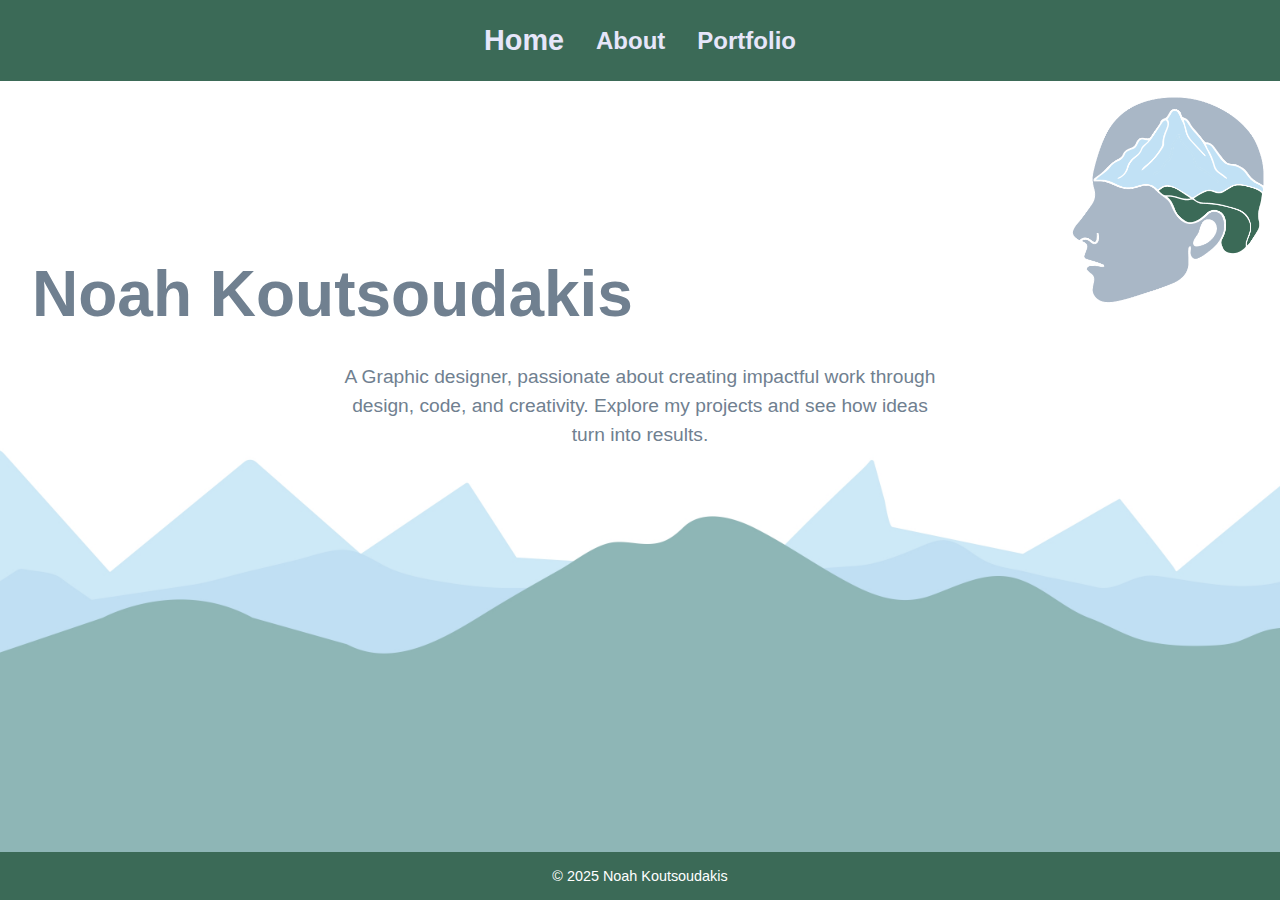
<file: index.html>
<!DOCTYPE html>
<html lang="en">
  <head>
    <meta charset="UTF-8" />
    <meta name="viewport" content="width=device-width, initial-scale=1.0" />
    <link rel="stylesheet" href="home.css" />
    <title>Noah Koutsoudakis</title>
  </head>
  <body>
    <header>
      <nav>
        <a href="/index.html" class="active">Home</a>
        <a href="/about.html">About</a>
        <a href="/portfolio.html">Portfolio</a>
      </nav>
    </header>

    <main>
      <img src="images/logo.png" alt="Logo" class="logo" />

      <div class="name">Noah Koutsoudakis</div>
      <div class="description">
        A Graphic designer, passionate about creating impactful work through
        design, code, and creativity. Explore my projects and see how ideas turn
        into results.
      </div>
    </main>

    <footer>© 2025 Noah Koutsoudakis</footer>
  </body>
</html>
</file>
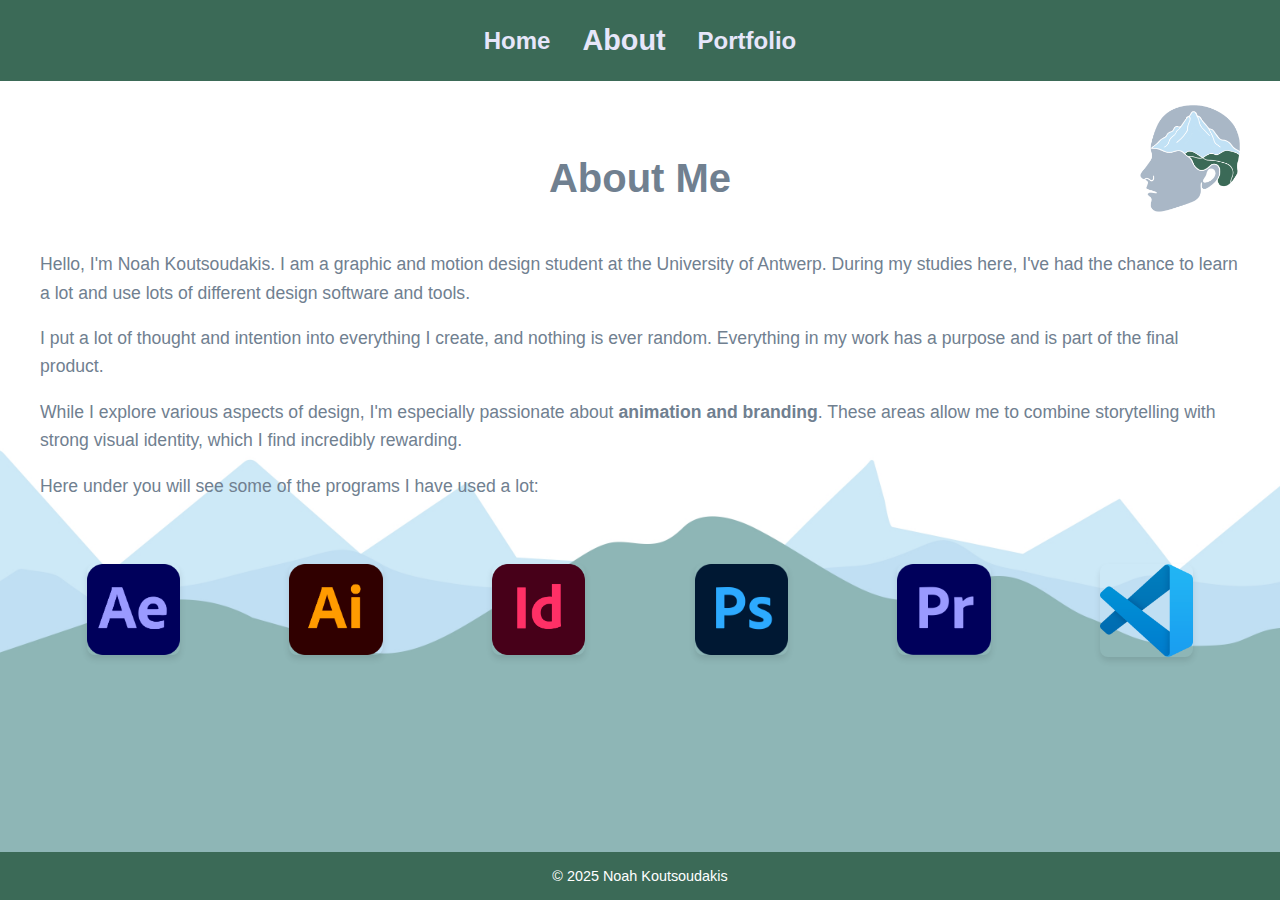
<file: about.html>
<!DOCTYPE html>
<html lang="en">
  <head>
    <meta charset="UTF-8" />
    <meta name="viewport" content="width=device-width, initial-scale=1.0" />
    <title>About Me - Noah Koutsoudakis</title>
    <link rel="stylesheet" href="about.css" />
  </head>
  <body>
    <header>
      <nav>
        <a href="/index.html">Home</a>
        <a href="/about.html" class="active">About</a>
        <a href="/portfolio.html">Portfolio</a>
      </nav>
    </header>

    <main class="about-main">
      <div class="logo-box">
        <img src="images/logo.png" alt="Logo" class="logo" />
      </div>

      <h1>About Me</h1>

      <section class="bio">
        <div class="bio-text">
          <p>
            Hello, I'm Noah Koutsoudakis. I am a graphic and motion design
            student at the University of Antwerp. During my studies here, I've
            had the chance to learn a lot and use lots of different design
            software and tools.
          </p>
          <p>
            I put a lot of thought and intention into everything I create, and
            nothing is ever random. Everything in my work has a purpose and is
            part of the final product.
          </p>
          <p>
            While I explore various aspects of design, I'm especially passionate
            about <strong>animation and branding</strong>. These areas allow me
            to combine storytelling with strong visual identity, which I find
            incredibly rewarding.
          </p>
          <p>Here under you will see some of the programs I have used a lot:</p>
        </div>
      </section>

      <section class="programs">
        <div class="program-box">
          <img src="images/after.png" alt="After Effects" />
        </div>
        <div class="program-box">
          <img src="images/illu.png" alt="Illustrator" />
        </div>
        <div class="program-box">
          <img src="images/indesign.png" alt="InDesign" />
        </div>
        <div class="program-box">
          <img src="images/photoshop.png" alt="Photoshop" />
        </div>
        <div class="program-box">
          <img src="images/premier.png" alt="Premiere Pro" />
        </div>
        <div class="program-box">
          <img src="images/vscode.png" alt="VS Code" />
        </div>
      </section>
    </main>

    <footer>© 2025 Noah Koutsoudakis</footer>
  </body>
</html>
</file>
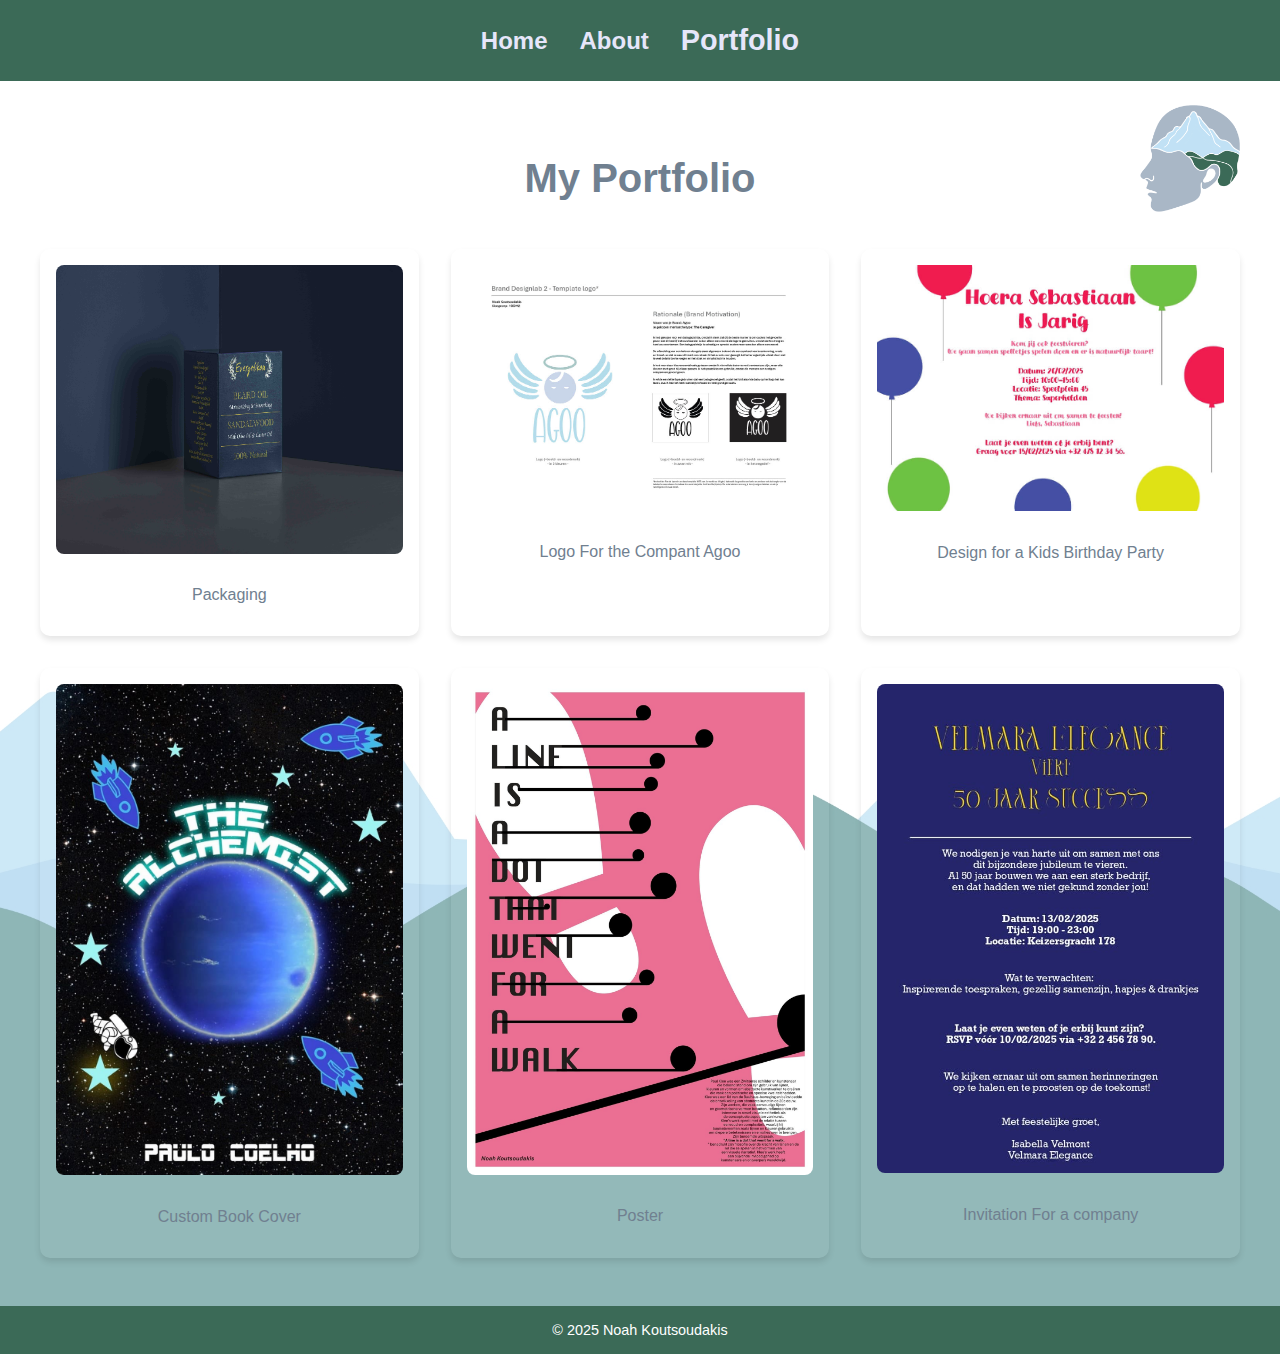
<file: portfolio.html>
<!DOCTYPE html>
<html lang="en">
  <head>
    <meta charset="UTF-8" />
    <meta name="viewport" content="width=device-width, initial-scale=1.0" />
    <title>Portfolio - Noah Koutsoudakis</title>
    <link rel="stylesheet" href="portfilio.css" />
  </head>
  <body>
    <header>
      <nav>
        <a href="/index.html">Home</a>
        <a href="/about.html">About</a>
        <a href="/portfolio.html" class="active">Portfolio</a>
      </nav>
    </header>

    <main class="portfolio-main">
      <div class="logo-box">
        <img src="images/logo.png" alt="Logo" class="logo" />
      </div>

      <h1>My Portfolio</h1>

      <section class="portfolio-grid">
        <div class="portfolio-item">
          <img src="images/Mockup.jpg" alt="Project 1" />
          <p>Packaging</p>
        </div>
        <div class="portfolio-item">
          <img src="images/Agoo.jpg" alt="Project 2" />
          <p>Logo For the Compant Agoo</p>
        </div>
        <div class="portfolio-item">
          <img src="images/Birthday.jpg" alt="Project 3" />
          <p>Design for a Kids Birthday Party</p>
        </div>
        <div class="portfolio-item">
          <img src="images/Custom Book Cover.jpg" alt="Project 4" />
          <p>Custom Book Cover</p>
        </div>
        <div class="portfolio-item">
          <img src="images/Poster.jpg" alt="Project 5" />
          <p>Poster</p>
        </div>
        <div class="portfolio-item">
          <img src="images/invitation.jpg" alt="Project 6" />
          <p>Invitation For a company</p>
        </div>
      </section>
    </main>

    <footer>© 2025 Noah Koutsoudakis</footer>
  </body>
</html>
</file>
<file: home.css>
body {
    margin: 0;
    font-family: 'Gill Sans', 'Gill Sans MT', Calibri, 'Trebuchet MS', sans-serif;
    display: flex;
    flex-direction: column;
    min-height: 100vh;

    background-image: url("/images/background.jpg");
    background-size: cover;
    background-position: center;
    background-repeat: no-repeat;
}

header {
    background-color: #3B6A57;
    padding: 1.5rem 3rem;
    color: white;
}

nav {
    display: flex;
    justify-content: center;
    align-items: center;
    gap: 2rem;
    flex-wrap: wrap;
    text-align: center;
}

nav a {
    color: #E6E6FA;
    text-decoration: none;
    font-weight: bold;
    font-size: clamp(1rem, 2vw, 1.5rem);
}

nav a:hover {
    text-decoration: underline;
}

nav a.active {
    font-weight: bold;
    font-size: clamp(1.2rem, 2.5vw, 1.8rem);
}

main {
    flex: 1;
    padding: 3rem 2rem;
    position: relative;
}

.logo {
    position: absolute;
    top: 1rem;
    right: 1rem;
    max-width: clamp(80px, 15vw, 200px);
    height: auto;
}

.name {
    font-size: clamp(2rem, 5vw, 4rem);
    font-weight: bold;
    margin-bottom: 2rem;
    margin-top: 8rem;
    text-align: left;
    color: #708090;
}

.description {
    font-size: clamp(1rem, 2vw, 1.2rem);
    max-width: 600px;
    margin: 0 auto;
    text-align: center;
    line-height: 1.5;
    color: #708090;
    padding: 0 1rem;
}

footer {
    background-color: #3B6A57;
    color: white;
    padding: 1rem 2rem;
    text-align: center;
    font-size: 0.9rem;
}


@media (max-width: 1024px) {
    nav {
        gap: 1.5rem;
    }

    .logo {
        max-width: clamp(80px, 12vw, 150px);
    }
}


@media (max-width: 768px) {
    header {
        padding: 1rem;
    }

    nav {
        flex-direction: column;
        gap: 1rem;
    }

    .name {
        text-align: center;
        margin-top: 6rem;
    }

    .logo {
        position: static;
        display: block;
        margin: 0 auto 2rem;
        max-width: clamp(80px, 20vw, 120px);
    }
}
</file>
<file: about.css>
body {
    margin: 0;
    font-family: 'Gill Sans', 'Gill Sans MT', Calibri, 'Trebuchet MS', sans-serif;
    display: flex;
    flex-direction: column;
    min-height: 100vh;
    background-color: black;
    background-image: url("/images/background.jpg");
    background-size: cover;
    background-position: center;
    background-repeat: no-repeat;
}


header {
    background-color: #3B6A57;
    padding: 1.5rem 3rem;
    color: white;
}

nav {
    display: flex;
    justify-content: center;
    align-items: center;
    gap: 2rem;
    flex-wrap: wrap;
    text-align: center;
}

nav a {
    color: #E6E6FA;
    text-decoration: none;
    font-weight: bold;
    font-size: clamp(1rem, 2vw, 1.5rem);
}

nav a:hover {
    text-decoration: underline;
}

nav a.active {
    font-weight: bold;
    font-size: clamp(1.2rem, 2.5vw, 1.8rem);
}


main {
    flex: 1;
    padding: 3rem 2rem;
    max-width: 1200px;
    margin: 0 auto;
    position: relative;
}

.about-main h1 {
    text-align: center;
    margin-bottom: 2rem;
    font-size: clamp(1.8rem, 4vw, 2.5rem);
    color: #708090;
}


.logo-box {
    position: absolute;
    top: 1rem;
    right: 1rem;
    background-color: rgba(255, 255, 255, 0.1);
    padding: 0.5rem 1rem;
    border-radius: 10px;
    display: flex;
    align-items: center;
    justify-content: center;
    z-index: 10;
}

.logo {
    max-width: clamp(70px, 10vw, 100px);
    height: auto;
}


.bio {
    display: flex;
    gap: 2rem;
    align-items: center;
    margin-bottom: 3rem;
    flex-wrap: wrap;
}

.bio-text p {
    font-size: clamp(1rem, 1.5vw, 1.1rem);
    line-height: 1.6;
    margin-bottom: 1rem;
    color: #708090;
}


.programs {
    display: flex;
    flex-wrap: wrap;
    gap: 1rem;
    justify-content: center;
    margin-top: 2rem;
}

.program-box {
    flex: 1 1 clamp(140px, 30%, 180px);
    text-align: center;
}

.program-box img {
    width: 50%;
    height: auto;
    border-radius: 8px;
    object-fit: cover;
    box-shadow: 0 4px 6px rgba(0, 0, 0, 0.1);
}


footer {
    background-color: #3B6A57;
    color: white;
    padding: 1rem 2rem;
    text-align: center;
    font-size: 0.9rem;
}


@media (max-width: 1024px) {
    .logo {
        max-width: clamp(60px, 8vw, 80px);
    }
}


@media (max-width: 768px) {
    header {
        padding: 1rem;
    }

    nav {
        flex-direction: column;
        gap: 1rem;
    }

    .bio {
        flex-direction: column;
    }

    .logo-box {
        position: static;
        margin-bottom: 2rem;
    }

    .program-box {
        flex: 1 1 45%;
    }
}


@media (max-width: 480px) {
    .program-box {
        flex: 1 1 100%;
    }
}
</file>
<file: portfilio.css>
body {
    margin: 0;
    font-family: 'Gill Sans', 'Gill Sans MT', Calibri, 'Trebuchet MS', sans-serif;
    display: flex;
    flex-direction: column;
    min-height: 100vh;
    background-image: url("/images/background.jpg");
    background-size: cover;
    background-position: center;
    background-repeat: no-repeat;
}


header {
    background-color: #3B6A57;
    padding: 1.5rem 3rem;
    color: white;
}

nav {
    display: flex;
    justify-content: center;
    align-items: center;
    gap: 2rem;
    flex-wrap: wrap;
    text-align: center;
}

nav a {
    color: #E6E6FA;
    text-decoration: none;
    font-weight: bold;
    font-size: clamp(1rem, 2vw, 1.5rem);
}

nav a:hover {
    text-decoration: underline;
}

nav a.active {
    font-weight: bold;
    font-size: clamp(1.2rem, 2.5vw, 1.8rem);
}


main {
    flex: 1;
    padding: 3rem 2rem;
    max-width: 1200px;
    margin: 0 auto;
    position: relative;
}

.logo-box {
    position: absolute;
    top: 1rem;
    right: 1rem;
    background-color: rgba(255, 255, 255, 0.1);
    padding: 0.5rem 1rem;
    border-radius: 10px;
    display: flex;
    align-items: center;
    justify-content: center;
    z-index: 10;
}

.logo {
    max-width: clamp(70px, 10vw, 100px);
    height: auto;
}

.portfolio-main h1 {
    text-align: center;
    margin-bottom: 3rem;
    font-size: clamp(1.8rem, 4vw, 2.5rem);
    color: #708090;
}


.portfolio-grid {
    display: flex;
    flex-wrap: wrap;
    gap: 2rem;
    justify-content: center;
}

.portfolio-item {
    flex: 1 1 clamp(250px, 30%, 300px);
    text-align: center;
    background-color: rgba(255, 255, 255, 0.05);
    border-radius: 10px;
    padding: 1rem;
    box-shadow: 0 4px 6px rgba(0, 0, 0, 0.1);
    transition: transform 0.3s ease, box-shadow 0.3s ease;
}

.portfolio-item img {
    width: 100%;
    height: auto;
    border-radius: 8px;
    object-fit: cover;
    margin-bottom: 0.8rem;
}

.portfolio-item p {
    font-size: 1rem;
    color: #708090;
}

.portfolio-item:hover {
    transform: translateY(-5px);
    box-shadow: 0 8px 12px rgba(0, 0, 0, 0.2);
}


footer {
    background-color: #3B6A57;
    color: white;
    padding: 1rem 2rem;
    text-align: center;
    font-size: 0.9rem;
}


@media (max-width: 1024px) {
    .logo {
        max-width: clamp(60px, 8vw, 80px);
    }

    .portfolio-item {
        flex: 1 1 45%;
    }
}


@media (max-width: 768px) {
    header {
        padding: 1rem;
    }

    nav {
        flex-direction: column;
        gap: 1rem;
    }

    .logo-box {
        position: static;
        margin-bottom: 2rem;
    }

    .portfolio-item {
        flex: 1 1 100%;
    }
}
</file>
